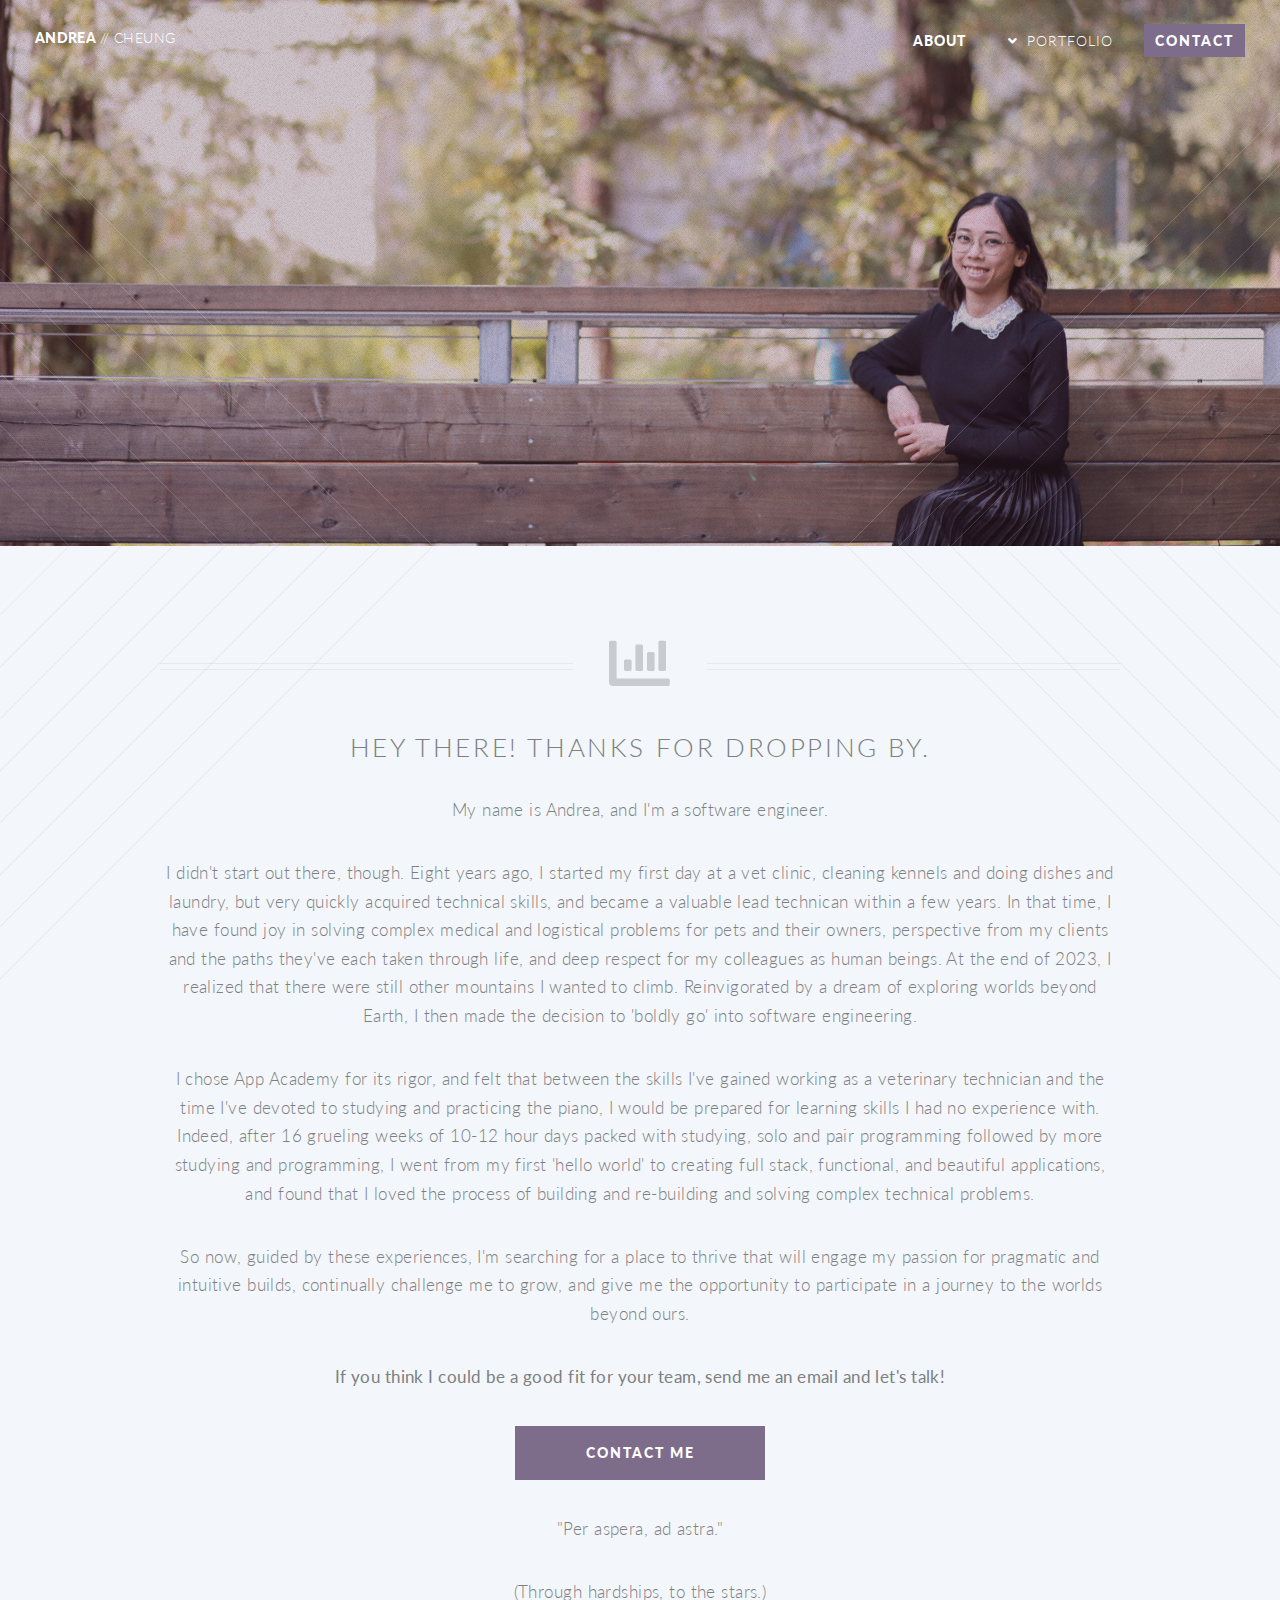
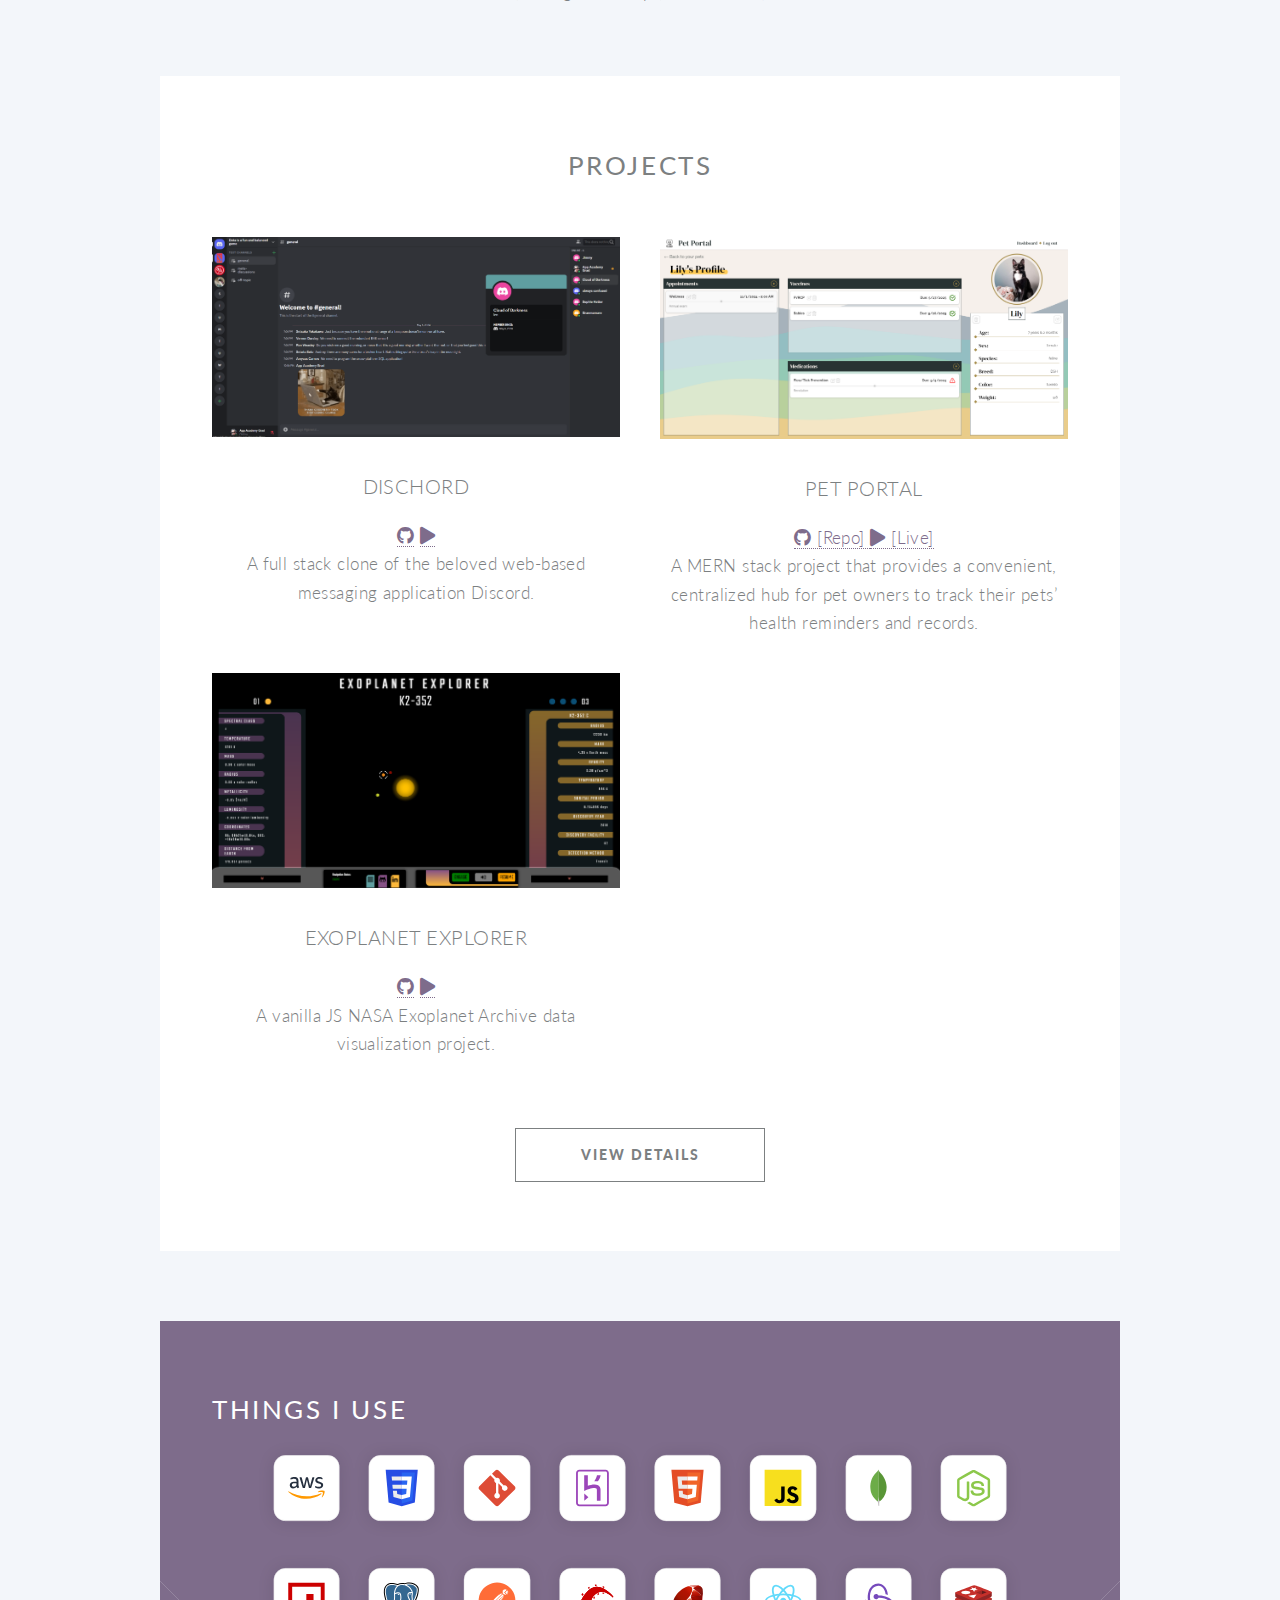
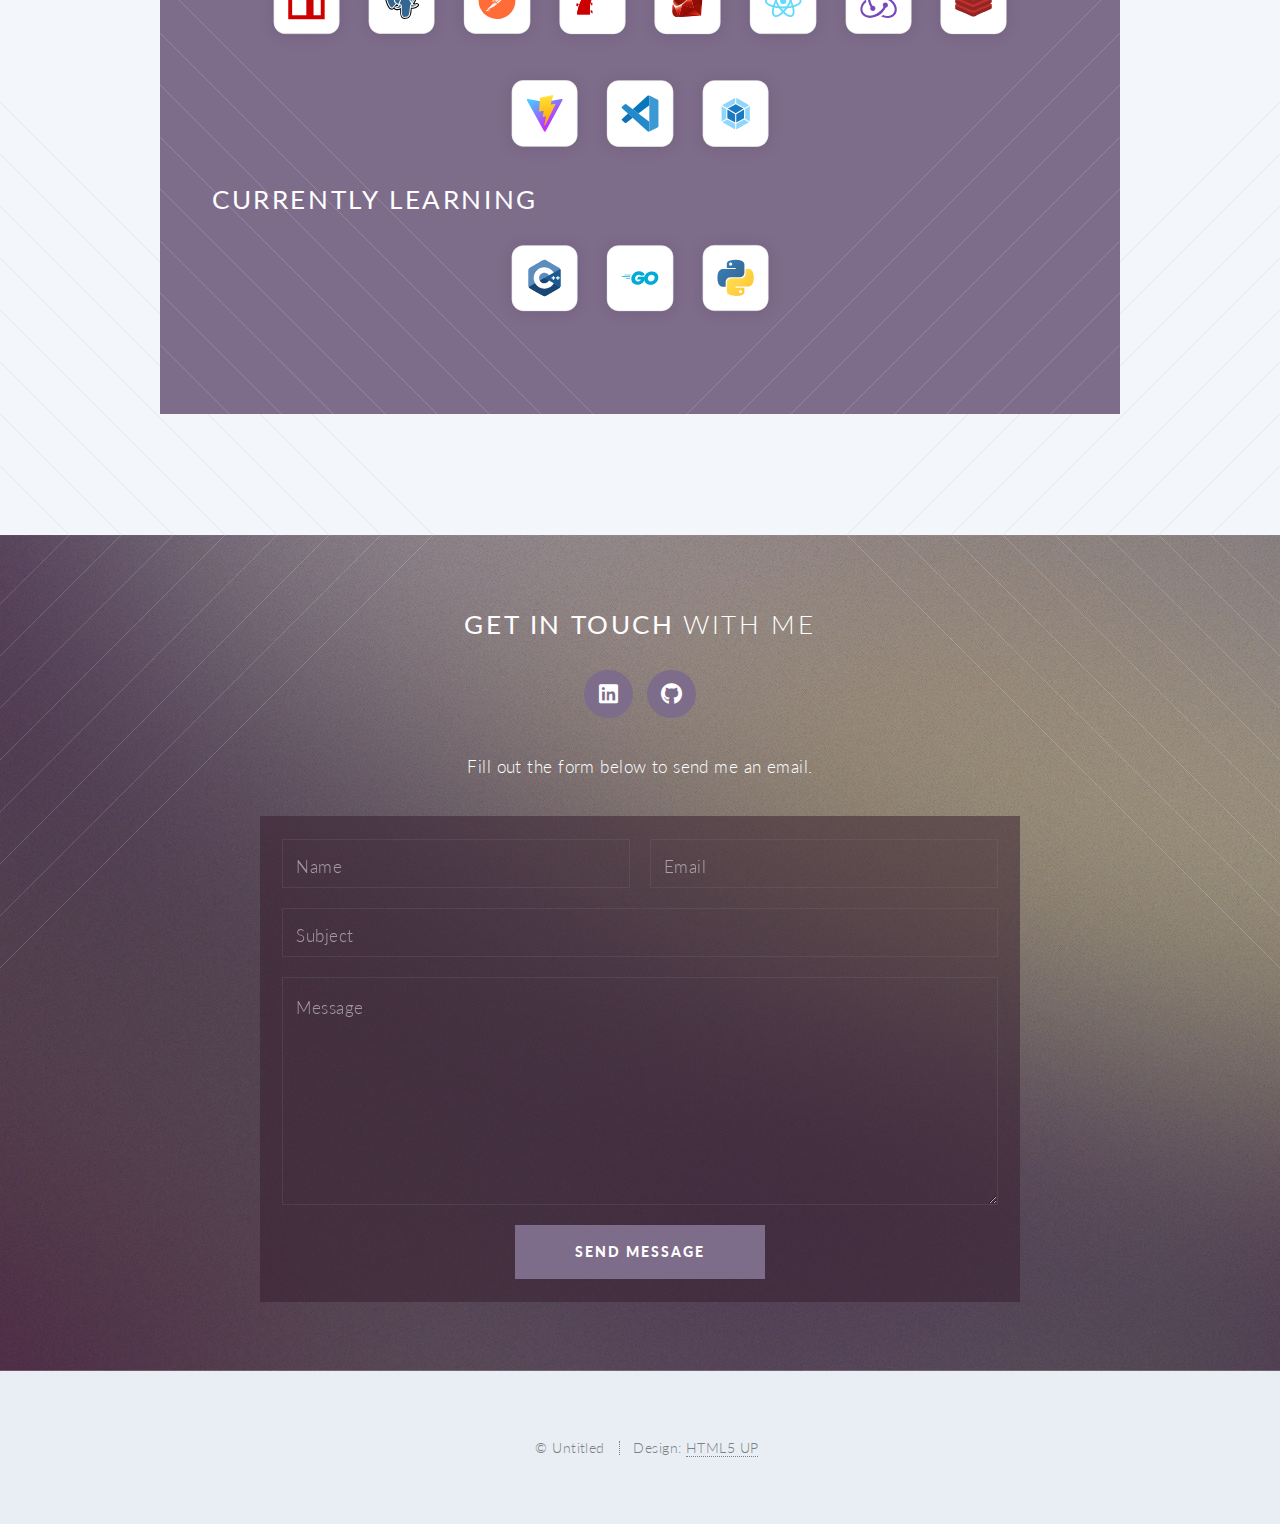
<file: index.html>
<!DOCTYPE HTML>
<!--
	Twenty by HTML5 UP
	html5up.net | @ajlkn
	Free for personal and commercial use under the CCA 3.0 license (html5up.net/license)
-->
<html>
	<head>
		<title>Andrea Cheung</title>
		<meta charset="utf-8" />
		<meta name="viewport" content="width=device-width, initial-scale=1, user-scalable=no" />
		<link rel="stylesheet" href="assets/css/main.css" />
		<link rel="icon" type="image/x-icon" href="images/icons8-moon-and-stars-cute-color-32.png">
		<noscript><link rel="stylesheet" href="assets/css/noscript.css" /></noscript>
	</head>
	<body class="index is-preload">
		<div id="page-wrapper">
			<!-- Header --> 			 
				<header id="header" class="alt">
					<h1 id="logo"><a href="index.html">Andrea <span>// Cheung</span></a></h1>
					<nav id="nav">														
						<ul>													
							<li class="current"><a href="index.html">About</a></li>
							<li class="submenu">								
								<a href="#">Portfolio</a>																							
						<ul>																																																							
									<li><a href="projects.html">Projects</a></li>
									<li><a href="#">Music (Coming Soon!)</a></li>
									<!-- <li><a href="no-sidebar.html">No Sidebar</a></li> -->
									<!-- <li class="submenu">
										<a href="#">Submenu</a>
										<ul>																						
											<li><a href="#">Dolore Sed</a></li>
											<li><a href="#">Consequat</a></li>
											<li><a href="#">Lorem Magna</a></li>
											<li><a href="#">Sed Magna</a></li>
											<li><a href="#">Ipsum Nisl</a></li>
										</ul>
									</li> -->
								</ul>
							</li>
							<li><a href="#cta" class="button primary">Contact</a></li>
						</ul>
					</nav>
				</header>

			<!-- Banner -->
				<section id="banner">

					<!--
						".inner" is set up as an inline-block so it automatically expands
						in both directions to fit whatever's inside it. This means it won't
						automatically wrap lines, so be sure to use line breaks where
						appropriate (<br />).
					-->
					<div class="inner">

						<header>
							<h2>Andrea Cheung</h2>
						</header>
						<p><strong>Software Engineer</strong><br/> vet tech <br/> classical pianist
		
						<footer>
							<!-- <ul class="buttons stacked">
								<li><a href="#main" class="button fit scrolly">BIO</a></li>
							</ul> -->
						</footer>

					</div>

				</section>

			<!-- Main -->
				<article id="main">

					<header class="special container">
						<span class="icon solid fa-chart-bar"></span>
						<h2>Hey there! Thanks for dropping by.</h2>
						<br />
						<p>My name is Andrea, and I'm a software engineer.</p> 
						<p> I didn't start out there, though. Eight years ago,
							 I started my first day at a vet clinic, cleaning kennels and doing dishes and laundry, but very quickly acquired
							  technical skills, and became a valuable lead technican within a few years. In that time, I have 
							  found joy in solving complex medical and logistical problems for pets and their owners,
							   perspective from my clients and the paths they've each taken through life, and deep respect for my colleagues as human beings.
							    At the end of 2023, I realized that there were still other mountains 
								I wanted to climb. Reinvigorated by a dream of exploring worlds beyond Earth, 
							  I then made the decision to 'boldly go' into software engineering. </p>
						<p>I chose App Academy for its rigor, and felt that between the skills I've gained working as a veterinary technician
							 and the time I've devoted to studying and practicing the piano, I would be prepared for learning 
							 skills I had no experience with. Indeed, after 16 grueling weeks of 10-12 hour days packed
							  with studying, solo and pair programming followed by more studying and programming, I went from my first 
							  'hello world' to creating full stack, functional, and beautiful applications, and found 
							  that I loved the process of building and re-building and solving complex technical problems. 
						</p>
						<p> So now, guided by these experiences, I'm searching for a place to thrive that will engage my passion for pragmatic and 
							intuitive builds, continually challenge me to grow,
							and give me the opportunity to participate in a journey to the worlds beyond ours. 
						</p>
						<p> <strong> If you think I could be a good fit for your team, send me an email and let's talk! </strong></p>
						<p><a href="#cta" class="button primary">Contact Me</a></p>
						<p> "Per aspera, ad astra."</p>
						<i>(Through hardships, to the stars.)</i>
					</header>

					<!-- One -->
					<!-- Two -->
					<section class="wrapper style3 container special">

						<header class="major">
							<h2><strong>Projects</strong></h2>
						</header>

						<div class="row">
							
							<div class="col-6 col-12-narrower">

								<section>
									<a href="projects.html#dischord" class="image featured"><img src="images/dischord.PNG" alt="" /></a>
									<header>
										<h3>Dischord</h3>
									</header>
									<a href="https://github.com/acheung-94/dischord"><i class="fab fa-github"></i></a>
									<a href="https://dischord.onrender.com/"><i class="fas fa-play"></i></a>
									<p>A full stack clone of the beloved web-based messaging application Discord.</p>
								</section>

							</div>
							<div class="col-6 col-12-narrower">

								<section>
									<a href="projects.html#pet-portal" class="image featured"><img src="images/pet portal.PNG" alt="" /></a>
									<header>
										<h3>Pet Portal</h3>
									</header>
									<a href="https://github.com/acheung-94/pet-portal"><i class="fab fa-github"></i> [Repo] </a>
									<a href="https://mern-pet-portal-4c9fd5ba0b2f.herokuapp.com/"><i class="fas fa-play"></i> [Live]</a>
									<p>A MERN stack project that provides a convenient, centralized hub for pet owners to track their pets’ health reminders and records.</p>
								</section>

							</div>
						</div>
						<div class="row">
							<div class="col-6 col-12-narrower">

								<section>
									<a href="projects.html#exoplanet" class="image featured"><img src="images/exoplanets.PNG" alt="" /></a>
									<header>
										<h3>Exoplanet Explorer</h3>
									</header>
									<a href="https://github.com/acheung-94/exoplanet-explorer"><i class="fab fa-github"></i></a>
									<a href="https://acheung-94.github.io/exoplanet-explorer/"><i class="fas fa-play"></i></a>
									<p>A vanilla JS NASA Exoplanet Archive data visualization project.</p>
								</section>

							</div>
							
							
						</div>

						<footer class="major">
							<ul class="buttons">
								<li><a href="projects.html" class="button">View Details</a></li>
							</ul>
						</footer>

					</section>
					<section class="wrapper style2 container special-alt">
						<div class="row gtr-50">
							<div class="tech">
								<header>
									<h2><strong>Things I use </strong></h2>
								</header>
								<ul class="featured-icons">
									<li><img src="images/aws.svg"></li>
									<li><img src="images/css.svg"></li>
									<li><img src="images/git.svg"></li>
									<li><img src="images/heroku.svg"></li>
									<li><img src="images/html5.svg"></li>
									<li><img src="images/js.svg"></li>
									<li><img src="images/mongodb.svg"></li>
									<li><img src="images/nodejs.svg"></li>
									<li><img src="images/npm.svg"></li>
									<li><img src="images/postfresql.svg"></li>
									<li><img src="images/postman.svg"></li>
									<li><img src="images/rails.svg"></li>
									<li><img src="images/ruby.svg"></li>
									<li><img src="images/reactjs.svg"></li>
									<li><img src="images/redux.svg"></li>
									<li><img src="images/redis.svg"></li>
									<li><img src="images/vitejs.svg"></li>
									<li><img src="images/vs.svg"></li>
									<li><img src="images/webpack.svg"></li>
								</ul>
								<header>
									<h2><strong>Currently learning </strong></h2>
								</header>
								<ul class="featured-icons">
									<li><img src="images/c++.svg"></li>
									<li><img src="images/go.svg"></li>
									<li><img src="images/python.svg"></li>
									
								</ul>
							</div>
						</div>
					</section>
					<!-- Three -->
<!-- 					
					<section class="wrapper style1 container special">
						<div class="row">
							<div class="col-4 col-12-narrower">

								<section>
									<span class="icon solid featured fa-check"></span>
									<header>
										<h3>This is Something</h3>
									</header>
									<p>Sed tristique purus vitae volutpat ultrices. Aliquam eu elit eget arcu commodo suscipit dolor nec nibh. Proin a ullamcorper elit, et sagittis turpis. Integer ut fermentum.</p>
								</section>

							</div>
							<div class="col-4 col-12-narrower">

								<section>
									<span class="icon solid featured fa-check"></span>
									<header>
										<h3>Also Something</h3>
									</header>
									<p>Sed tristique purus vitae volutpat ultrices. Aliquam eu elit eget arcu commodo suscipit dolor nec nibh. Proin a ullamcorper elit, et sagittis turpis. Integer ut fermentum.</p>
								</section>

							</div>
							<div class="col-4 col-12-narrower">

								<section>
									<span class="icon solid featured fa-check"></span>
									<header>
										<h3>Probably Something</h3>
									</header>
									<p>Sed tristique purus vitae volutpat ultrices. Aliquam eu elit eget arcu commodo suscipit dolor nec nibh. Proin a ullamcorper elit, et sagittis turpis. Integer ut fermentum.</p>
								</section>

							</div>
						</div>
					</section> -->

				</article>

			<!-- CTA -->
				<section id="cta">

					<header>
						<h2><strong>Get in touch</strong> with me</h2>
						<ul class="icons">
							<li><a href="#" class="icon brands circle fa-linkedin"><span class="label">Linkedin</span></a></li>
							<li><a href="#" class="icon brands circle fa-github"><span class="label">Github</span></a></li>
						</ul>
						<p>Fill out the form below to send me an email.</p>						
					</header>
					<div class="content">
						<form action="https://formspree.io/f/mqkrnjrv" method="POST">
							<div class="row gtr-50">
								<div class="col-6 col-12-mobile">
									<input type="text" name="name" placeholder="Name" />
								</div>
								<div class="col-6 col-12-mobile">
									<input type="text" name="email" placeholder="Email" />
								</div>
								<div class="col-12">
									<input type="text" name="subject" placeholder="Subject" />
								</div>
								<div class="col-12">
									<textarea name="message" placeholder="Message" rows="7"></textarea>
								</div>
								<div class="col-12">
									<ul class="buttons">
										<li><input type="submit" class="button primary" value="Send Message" /></li>
									</ul>
								</div>
							</div>
						</form>
						
					</div>
					<footer>
						
					</footer>

				</section>

			<!-- Footer -->
				<footer id="footer">

					

					<ul class="copyright">
						<li>&copy; Untitled</li><li>Design: <a href="http://html5up.net">HTML5 UP</a></li>
					</ul>

				</footer>

		</div>

		<!-- Scripts -->
			<script src="assets/js/jquery.min.js"></script>
			<script src="assets/js/jquery.dropotron.min.js"></script>
			<script src="assets/js/jquery.scrolly.min.js"></script>
			<script src="assets/js/jquery.scrollex.min.js"></script>
			<script src="assets/js/browser.min.js"></script>
			<script src="assets/js/breakpoints.min.js"></script>
			<script src="assets/js/util.js"></script>
			<script src="assets/js/main.js"></script>

	</body>
</html>
</file>
<file: assets/css/noscript.css>
/*
	Twenty by HTML5 UP
	html5up.net | @ajlkn
	Free for personal and commercial use under the CCA 3.0 license (html5up.net/license)
*/

/* Banner */

	#banner .inner {
		opacity: 1;
	}
</file>
<file: assets/css/main.css>
@import url("fontawesome-all.min.css");
@import url("https://fonts.googleapis.com/css?family=Lato:300,400,900");

/*
	Twenty by HTML5 UP
	html5up.net | @ajlkn
	Free for personal and commercial use under the CCA 3.0 license (html5up.net/license)
*/

html, body, div, span, applet, object,
iframe, h1, h2, h3, h4, h5, h6, p, blockquote,
pre, a, abbr, acronym, address, big, cite,
code, del, dfn, em, img, ins, kbd, q, s, samp,
small, strike, strong, sub, sup, tt, var, b,
u, i, center, dl, dt, dd, ol, ul, li, fieldset,
form, label, legend, table, caption, tbody,
tfoot, thead, tr, th, td, article, aside,
canvas, details, embed, figure, figcaption,
footer, header, hgroup, menu, nav, output, ruby,
section, summary, time, mark, audio, video {
	margin: 0;
	padding: 0;
	border: 0;
	font-size: 100%;
	font: inherit;
	vertical-align: baseline;}

article, aside, details, figcaption, figure,
footer, header, hgroup, menu, nav, section {
	display: block;}

body {
	line-height: 1;
}

ol, ul {
	list-style: none;
}

blockquote, q {
	quotes: none;
}

	blockquote:before, blockquote:after, q:before, q:after {
		content: '';
		content: none;
	}

table {
	border-collapse: collapse;
	border-spacing: 0;
}

body {
	-webkit-text-size-adjust: none;
}

mark {
	background-color: transparent;
	color: inherit;
}

input::-moz-focus-inner {
	border: 0;
	padding: 0;
}

input, select, textarea {
	-moz-appearance: none;
	-webkit-appearance: none;
	-ms-appearance: none;
	appearance: none;
}

/* Basic */

	html {
		box-sizing: border-box;
	}

	*, *:before, *:after {
		box-sizing: inherit;
	}

	body {
		background: #f3f6fa;
	}

		body.is-preload *, body.is-preload *:before, body.is-preload *:after {
			-moz-animation: none !important;
			-webkit-animation: none !important;
			-ms-animation: none !important;
			animation: none !important;
			-moz-transition: none !important;
			-webkit-transition: none !important;
			-ms-transition: none !important;
			transition: none !important;
		}

	body, input, select, textarea {
		color: #7c8081;
		font-family: 'Lato', sans-serif;
		font-size: 15pt;
		font-weight: 300;
		letter-spacing: 0.025em;
		line-height: 1.75em;
	}

	a {
		-moz-transition: color 0.2s ease-in-out, border-color 0.2s ease-in-out, background-color 0.2s ease-in-out;
		-webkit-transition: color 0.2s ease-in-out, border-color 0.2s ease-in-out, background-color 0.2s ease-in-out;
		-ms-transition: color 0.2s ease-in-out, border-color 0.2s ease-in-out, background-color 0.2s ease-in-out;
		transition: color 0.2s ease-in-out, border-color 0.2s ease-in-out, background-color 0.2s ease-in-out;
		color: #7e6c8b;
		text-decoration: none;
		border-bottom: dotted 1px;
	}

		a:hover {
			border-bottom-color: transparent;
		}

	strong, b {
		font-weight: 400;
	}

	p, ul, ol, dl, table, blockquote {
		margin: 0 0 2em 0;
	}

	h1, h2, h3, h4, h5, h6 {
		color: inherit;
		font-weight: 300;
		line-height: 1.75em;
		margin-bottom: 1em;
		text-transform: uppercase;
	}

		h1 a, h2 a, h3 a, h4 a, h5 a, h6 a {
			color: inherit;
			text-decoration: none;
			border: 0;
		}

	h2 {
		font-size: 1.5em;
		letter-spacing: 0.1em;
	}

	h3 {
		font-size: 1.15em;
		letter-spacing: 0.025em;
	}

	sub {
		font-size: 0.8em;
		position: relative;
		top: 0.5em;
	}

	sup {
		font-size: 0.8em;
		position: relative;
		top: -0.5em;
	}

	hr {
		border-top: solid 1px rgba(124, 128, 129, 0.2);
		border: 0;
		margin-bottom: 1.5em;
	}

	blockquote {
		border-left: solid 0.5em rgba(124, 128, 129, 0.2);
		font-style: italic;
		padding: 1em 0 1em 2em;
	}
.personal-card{
	height: 240px;
	width: 240px;
}
/* Container */

	.container {
		margin: 0 auto;
		max-width: 100%;
		width: 1400px;
	}

		.container.medium {
			width: 1050px;
		}

		@media screen and (max-width: 1680px) {

			.container {
				width: 1200px;
			}

				.container.medium {
					width: 900px;
				}

		}

		@media screen and (max-width: 1280px) {

			.container {
				width: 960px;
			}

				.container.medium {
					width: 735px;
				}

		}

		@media screen and (max-width: 980px) {

			.container {
				width: 95%;
			}

				.container.medium {
					width: 71.25%;
				}

		}

		@media screen and (max-width: 840px) {

			.container {
				width: 95%;
			}

				.container.medium {
					width: 95%;
				}

		}

		@media screen and (max-width: 736px) {

			.container {
				width: 100%;
			}

				.container.medium {
					width: 100%;
				}

		}

/* Row */

	.row {
		display: flex;
		flex-wrap: wrap;
		box-sizing: border-box;
		align-items: stretch;
	}

		.row > * {
			box-sizing: border-box;
		}

		.row.gtr-uniform > * > :last-child {
			margin-bottom: 0;
		}

		.row.aln-left {
			justify-content: flex-start;
		}

		.row.aln-center {
			justify-content: center;
		}

		.row.aln-right {
			justify-content: flex-end;
		}

		.row.aln-top {
			align-items: flex-start;
		}

		.row.aln-middle {
			align-items: center;
		}

		.row.aln-bottom {
			align-items: flex-end;
		}

		.row > .imp {
			order: -1;
		}

		.row > .col-1 {
			width: 8.33333%;
		}

		.row > .off-1 {
			margin-left: 8.33333%;
		}

		.row > .col-2 {
			width: 16.66667%;
		}

		.row > .off-2 {
			margin-left: 16.66667%;
		}

		.row > .col-3 {
			width: 25%;
		}

		.row > .off-3 {
			margin-left: 25%;
		}

		.row > .col-4 {
			width: 33.33333%;
		}

		.row > .off-4 {
			margin-left: 33.33333%;
		}

		.row > .col-5 {
			width: 41.66667%;
		}

		.row > .off-5 {
			margin-left: 41.66667%;
		}

		.row > .col-6 {
			width: 50%;
		}

		.row > .off-6 {
			margin-left: 50%;
		}

		.row > .col-7 {
			width: 58.33333%;
		}

		.row > .off-7 {
			margin-left: 58.33333%;
		}

		.row > .col-8 {
			width: 66.66667%;
		}

		.row > .off-8 {
			margin-left: 66.66667%;
		}

		.row > .col-9 {
			width: 75%;
		}

		.row > .off-9 {
			margin-left: 75%;
		}

		.row > .col-10 {
			width: 83.33333%;
		}

		.row > .off-10 {
			margin-left: 83.33333%;
		}

		.row > .col-11 {
			width: 91.66667%;
		}

		.row > .off-11 {
			margin-left: 91.66667%;
		}

		.row > .col-12 {
			width: 100%;
		}

		.row > .off-12 {
			margin-left: 100%;
		}

		.row.gtr-0 {
			margin-top: 0px;
			margin-left: 0px;
		}

			.row.gtr-0 > * {
				padding: 0px 0 0 0px;
			}

			.row.gtr-0.gtr-uniform {
				margin-top: 0px;
			}

				.row.gtr-0.gtr-uniform > * {
					padding-top: 0px;
				}

		.row.gtr-25 {
			margin-top: -12.5px;
			margin-left: -12.5px;
		}

			.row.gtr-25 > * {
				padding: 12.5px 0 0 12.5px;
			}

			.row.gtr-25.gtr-uniform {
				margin-top: -12.5px;
			}

				.row.gtr-25.gtr-uniform > * {
					padding-top: 12.5px;
				}

		.row.gtr-50 {
			margin-top: -25px;
			margin-left: -25px;
		}

			.row.gtr-50 > * {
				padding: 25px 0 0 25px;
			}

			.row.gtr-50.gtr-uniform {
				margin-top: -25px;
			}

				.row.gtr-50.gtr-uniform > * {
					padding-top: 25px;
				}

		.row {
			margin-top: -50px;
			margin-left: -50px;
		}

			.row > * {
				padding: 50px 0 0 50px;
			}

			.row.gtr-uniform {
				margin-top: -50px;
			}

				.row.gtr-uniform > * {
					padding-top: 50px;
				}

		.row.gtr-150 {
			margin-top: -75px;
			margin-left: -75px;
		}

			.row.gtr-150 > * {
				padding: 75px 0 0 75px;
			}

			.row.gtr-150.gtr-uniform {
				margin-top: -75px;
			}

				.row.gtr-150.gtr-uniform > * {
					padding-top: 75px;
				}

		.row.gtr-200 {
			margin-top: -100px;
			margin-left: -100px;
		}

			.row.gtr-200 > * {
				padding: 100px 0 0 100px;
			}

			.row.gtr-200.gtr-uniform {
				margin-top: -100px;
			}

				.row.gtr-200.gtr-uniform > * {
					padding-top: 100px;
				}

		@media screen and (max-width: 1680px) {

			.row {
				display: flex;
				flex-wrap: wrap;
				box-sizing: border-box;
				align-items: stretch;
			}

				.row > * {
					box-sizing: border-box;
				}

				.row.gtr-uniform > * > :last-child {
					margin-bottom: 0;
				}

				.row.aln-left {
					justify-content: flex-start;
				}

				.row.aln-center {
					justify-content: center;
				}

				.row.aln-right {
					justify-content: flex-end;
				}

				.row.aln-top {
					align-items: flex-start;
				}

				.row.aln-middle {
					align-items: center;
				}

				.row.aln-bottom {
					align-items: flex-end;
				}

				.row > .imp-wide {
					order: -1;
				}

				.row > .col-1-wide {
					width: 8.33333%;
				}

				.row > .off-1-wide {
					margin-left: 8.33333%;
				}

				.row > .col-2-wide {
					width: 16.66667%;
				}

				.row > .off-2-wide {
					margin-left: 16.66667%;
				}

				.row > .col-3-wide {
					width: 25%;
				}

				.row > .off-3-wide {
					margin-left: 25%;
				}

				.row > .col-4-wide {
					width: 33.33333%;
				}

				.row > .off-4-wide {
					margin-left: 33.33333%;
				}

				.row > .col-5-wide {
					width: 41.66667%;
				}

				.row > .off-5-wide {
					margin-left: 41.66667%;
				}

				.row > .col-6-wide {
					width: 50%;
				}

				.row > .off-6-wide {
					margin-left: 50%;
				}

				.row > .col-7-wide {
					width: 58.33333%;
				}

				.row > .off-7-wide {
					margin-left: 58.33333%;
				}

				.row > .col-8-wide {
					width: 66.66667%;
				}

				.row > .off-8-wide {
					margin-left: 66.66667%;
				}

				.row > .col-9-wide {
					width: 75%;
				}

				.row > .off-9-wide {
					margin-left: 75%;
				}

				.row > .col-10-wide {
					width: 83.33333%;
				}

				.row > .off-10-wide {
					margin-left: 83.33333%;
				}

				.row > .col-11-wide {
					width: 91.66667%;
				}

				.row > .off-11-wide {
					margin-left: 91.66667%;
				}

				.row > .col-12-wide {
					width: 100%;
				}

				.row > .off-12-wide {
					margin-left: 100%;
				}

				.row.gtr-0 {
					margin-top: 0px;
					margin-left: 0px;
				}

					.row.gtr-0 > * {
						padding: 0px 0 0 0px;
					}

					.row.gtr-0.gtr-uniform {
						margin-top: 0px;
					}

						.row.gtr-0.gtr-uniform > * {
							padding-top: 0px;
						}

				.row.gtr-25 {
					margin-top: -10px;
					margin-left: -10px;
				}

					.row.gtr-25 > * {
						padding: 10px 0 0 10px;
					}

					.row.gtr-25.gtr-uniform {
						margin-top: -10px;
					}

						.row.gtr-25.gtr-uniform > * {
							padding-top: 10px;
						}

				.row.gtr-50 {
					margin-top: -20px;
					margin-left: -20px;
				}

					.row.gtr-50 > * {
						padding: 20px 0 0 20px;
					}

					.row.gtr-50.gtr-uniform {
						margin-top: -20px;
					}

						.row.gtr-50.gtr-uniform > * {
							padding-top: 20px;
						}

				.row {
					margin-top: -40px;
					margin-left: -40px;
				}

					.row > * {
						padding: 40px 0 0 40px;
					}

					.row.gtr-uniform {
						margin-top: -40px;
					}

						.row.gtr-uniform > * {
							padding-top: 40px;
						}

				.row.gtr-150 {
					margin-top: -60px;
					margin-left: -60px;
				}

					.row.gtr-150 > * {
						padding: 60px 0 0 60px;
					}

					.row.gtr-150.gtr-uniform {
						margin-top: -60px;
					}

						.row.gtr-150.gtr-uniform > * {
							padding-top: 60px;
						}

				.row.gtr-200 {
					margin-top: -80px;
					margin-left: -80px;
				}

					.row.gtr-200 > * {
						padding: 80px 0 0 80px;
					}

					.row.gtr-200.gtr-uniform {
						margin-top: -80px;
					}

						.row.gtr-200.gtr-uniform > * {
							padding-top: 80px;
						}

		}

		@media screen and (max-width: 1280px) {

			.row {
				display: flex;
				flex-wrap: wrap;
				box-sizing: border-box;
				align-items: stretch;
			}

				.row > * {
					box-sizing: border-box;
				}

				.row.gtr-uniform > * > :last-child {
					margin-bottom: 0;
				}

				.row.aln-left {
					justify-content: flex-start;
				}

				.row.aln-center {
					justify-content: center;
				}

				.row.aln-right {
					justify-content: flex-end;
				}

				.row.aln-top {
					align-items: flex-start;
				}

				.row.aln-middle {
					align-items: center;
				}

				.row.aln-bottom {
					align-items: flex-end;
				}

				.row > .imp-normal {
					order: -1;
				}

				.row > .col-1-normal {
					width: 8.33333%;
				}

				.row > .off-1-normal {
					margin-left: 8.33333%;
				}

				.row > .col-2-normal {
					width: 16.66667%;
				}

				.row > .off-2-normal {
					margin-left: 16.66667%;
				}

				.row > .col-3-normal {
					width: 25%;
				}

				.row > .off-3-normal {
					margin-left: 25%;
				}

				.row > .col-4-normal {
					width: 33.33333%;
				}

				.row > .off-4-normal {
					margin-left: 33.33333%;
				}

				.row > .col-5-normal {
					width: 41.66667%;
				}

				.row > .off-5-normal {
					margin-left: 41.66667%;
				}

				.row > .col-6-normal {
					width: 50%;
				}

				.row > .off-6-normal {
					margin-left: 50%;
				}

				.row > .col-7-normal {
					width: 58.33333%;
				}

				.row > .off-7-normal {
					margin-left: 58.33333%;
				}

				.row > .col-8-normal {
					width: 66.66667%;
				}

				.row > .off-8-normal {
					margin-left: 66.66667%;
				}

				.row > .col-9-normal {
					width: 75%;
				}

				.row > .off-9-normal {
					margin-left: 75%;
				}

				.row > .col-10-normal {
					width: 83.33333%;
				}

				.row > .off-10-normal {
					margin-left: 83.33333%;
				}

				.row > .col-11-normal {
					width: 91.66667%;
				}

				.row > .off-11-normal {
					margin-left: 91.66667%;
				}

				.row > .col-12-normal {
					width: 100%;
				}

				.row > .off-12-normal {
					margin-left: 100%;
				}

				.row.gtr-0 {
					margin-top: 0px;
					margin-left: 0px;
				}

					.row.gtr-0 > * {
						padding: 0px 0 0 0px;
					}

					.row.gtr-0.gtr-uniform {
						margin-top: 0px;
					}

						.row.gtr-0.gtr-uniform > * {
							padding-top: 0px;
						}

				.row.gtr-25 {
					margin-top: -10px;
					margin-left: -10px;
				}

					.row.gtr-25 > * {
						padding: 10px 0 0 10px;
					}

					.row.gtr-25.gtr-uniform {
						margin-top: -10px;
					}

						.row.gtr-25.gtr-uniform > * {
							padding-top: 10px;
						}

				.row.gtr-50 {
					margin-top: -20px;
					margin-left: -20px;
				}

					.row.gtr-50 > * {
						padding: 20px 0 0 20px;
					}

					.row.gtr-50.gtr-uniform {
						margin-top: -20px;
					}

						.row.gtr-50.gtr-uniform > * {
							padding-top: 20px;
						}

				.row {
					margin-top: -40px;
					margin-left: -40px;
				}

					.row > * {
						padding: 40px 0 0 40px;
					}

					.row.gtr-uniform {
						margin-top: -40px;
					}

						.row.gtr-uniform > * {
							padding-top: 40px;
						}

				.row.gtr-150 {
					margin-top: -60px;
					margin-left: -60px;
				}

					.row.gtr-150 > * {
						padding: 60px 0 0 60px;
					}

					.row.gtr-150.gtr-uniform {
						margin-top: -60px;
					}

						.row.gtr-150.gtr-uniform > * {
							padding-top: 60px;
						}

				.row.gtr-200 {
					margin-top: -80px;
					margin-left: -80px;
				}

					.row.gtr-200 > * {
						padding: 80px 0 0 80px;
					}

					.row.gtr-200.gtr-uniform {
						margin-top: -80px;
					}

						.row.gtr-200.gtr-uniform > * {
							padding-top: 80px;
						}

		}

		@media screen and (max-width: 980px) {

			.row {
				display: flex;
				flex-wrap: wrap;
				box-sizing: border-box;
				align-items: stretch;
			}

				.row > * {
					box-sizing: border-box;
				}

				.row.gtr-uniform > * > :last-child {
					margin-bottom: 0;
				}

				.row.aln-left {
					justify-content: flex-start;
				}

				.row.aln-center {
					justify-content: center;
				}

				.row.aln-right {
					justify-content: flex-end;
				}

				.row.aln-top {
					align-items: flex-start;
				}

				.row.aln-middle {
					align-items: center;
				}

				.row.aln-bottom {
					align-items: flex-end;
				}

				.row > .imp-narrow {
					order: -1;
				}

				.row > .col-1-narrow {
					width: 8.33333%;
				}

				.row > .off-1-narrow {
					margin-left: 8.33333%;
				}

				.row > .col-2-narrow {
					width: 16.66667%;
				}

				.row > .off-2-narrow {
					margin-left: 16.66667%;
				}

				.row > .col-3-narrow {
					width: 25%;
				}

				.row > .off-3-narrow {
					margin-left: 25%;
				}

				.row > .col-4-narrow {
					width: 33.33333%;
				}

				.row > .off-4-narrow {
					margin-left: 33.33333%;
				}

				.row > .col-5-narrow {
					width: 41.66667%;
				}

				.row > .off-5-narrow {
					margin-left: 41.66667%;
				}

				.row > .col-6-narrow {
					width: 50%;
				}

				.row > .off-6-narrow {
					margin-left: 50%;
				}

				.row > .col-7-narrow {
					width: 58.33333%;
				}

				.row > .off-7-narrow {
					margin-left: 58.33333%;
				}

				.row > .col-8-narrow {
					width: 66.66667%;
				}

				.row > .off-8-narrow {
					margin-left: 66.66667%;
				}

				.row > .col-9-narrow {
					width: 75%;
				}

				.row > .off-9-narrow {
					margin-left: 75%;
				}

				.row > .col-10-narrow {
					width: 83.33333%;
				}

				.row > .off-10-narrow {
					margin-left: 83.33333%;
				}

				.row > .col-11-narrow {
					width: 91.66667%;
				}

				.row > .off-11-narrow {
					margin-left: 91.66667%;
				}

				.row > .col-12-narrow {
					width: 100%;
				}

				.row > .off-12-narrow {
					margin-left: 100%;
				}

				.row.gtr-0 {
					margin-top: 0px;
					margin-left: 0px;
				}

					.row.gtr-0 > * {
						padding: 0px 0 0 0px;
					}

					.row.gtr-0.gtr-uniform {
						margin-top: 0px;
					}

						.row.gtr-0.gtr-uniform > * {
							padding-top: 0px;
						}

				.row.gtr-25 {
					margin-top: -7.5px;
					margin-left: -7.5px;
				}

					.row.gtr-25 > * {
						padding: 7.5px 0 0 7.5px;
					}

					.row.gtr-25.gtr-uniform {
						margin-top: -7.5px;
					}

						.row.gtr-25.gtr-uniform > * {
							padding-top: 7.5px;
						}

				.row.gtr-50 {
					margin-top: -15px;
					margin-left: -15px;
				}

					.row.gtr-50 > * {
						padding: 15px 0 0 15px;
					}

					.row.gtr-50.gtr-uniform {
						margin-top: -15px;
					}

						.row.gtr-50.gtr-uniform > * {
							padding-top: 15px;
						}

				.row {
					margin-top: -30px;
					margin-left: -30px;
				}

					.row > * {
						padding: 30px 0 0 30px;
					}

					.row.gtr-uniform {
						margin-top: -30px;
					}

						.row.gtr-uniform > * {
							padding-top: 30px;
						}

				.row.gtr-150 {
					margin-top: -45px;
					margin-left: -45px;
				}

					.row.gtr-150 > * {
						padding: 45px 0 0 45px;
					}

					.row.gtr-150.gtr-uniform {
						margin-top: -45px;
					}

						.row.gtr-150.gtr-uniform > * {
							padding-top: 45px;
						}

				.row.gtr-200 {
					margin-top: -60px;
					margin-left: -60px;
				}

					.row.gtr-200 > * {
						padding: 60px 0 0 60px;
					}

					.row.gtr-200.gtr-uniform {
						margin-top: -60px;
					}

						.row.gtr-200.gtr-uniform > * {
							padding-top: 60px;
						}

		}

		@media screen and (max-width: 840px) {

			.row {
				display: flex;
				flex-wrap: wrap;
				box-sizing: border-box;
				align-items: stretch;
			}

				.row > * {
					box-sizing: border-box;
				}

				.row.gtr-uniform > * > :last-child {
					margin-bottom: 0;
				}

				.row.aln-left {
					justify-content: flex-start;
				}

				.row.aln-center {
					justify-content: center;
				}

				.row.aln-right {
					justify-content: flex-end;
				}

				.row.aln-top {
					align-items: flex-start;
				}

				.row.aln-middle {
					align-items: center;
				}

				.row.aln-bottom {
					align-items: flex-end;
				}

				.row > .imp-narrower {
					order: -1;
				}

				.row > .col-1-narrower {
					width: 8.33333%;
				}

				.row > .off-1-narrower {
					margin-left: 8.33333%;
				}

				.row > .col-2-narrower {
					width: 16.66667%;
				}

				.row > .off-2-narrower {
					margin-left: 16.66667%;
				}

				.row > .col-3-narrower {
					width: 25%;
				}

				.row > .off-3-narrower {
					margin-left: 25%;
				}

				.row > .col-4-narrower {
					width: 33.33333%;
				}

				.row > .off-4-narrower {
					margin-left: 33.33333%;
				}

				.row > .col-5-narrower {
					width: 41.66667%;
				}

				.row > .off-5-narrower {
					margin-left: 41.66667%;
				}

				.row > .col-6-narrower {
					width: 50%;
				}

				.row > .off-6-narrower {
					margin-left: 50%;
				}

				.row > .col-7-narrower {
					width: 58.33333%;
				}

				.row > .off-7-narrower {
					margin-left: 58.33333%;
				}

				.row > .col-8-narrower {
					width: 66.66667%;
				}

				.row > .off-8-narrower {
					margin-left: 66.66667%;
				}

				.row > .col-9-narrower {
					width: 75%;
				}

				.row > .off-9-narrower {
					margin-left: 75%;
				}

				.row > .col-10-narrower {
					width: 83.33333%;
				}

				.row > .off-10-narrower {
					margin-left: 83.33333%;
				}

				.row > .col-11-narrower {
					width: 91.66667%;
				}

				.row > .off-11-narrower {
					margin-left: 91.66667%;
				}

				.row > .col-12-narrower {
					width: 100%;
				}

				.row > .off-12-narrower {
					margin-left: 100%;
				}

				.row.gtr-0 {
					margin-top: 0px;
					margin-left: 0px;
				}

					.row.gtr-0 > * {
						padding: 0px 0 0 0px;
					}

					.row.gtr-0.gtr-uniform {
						margin-top: 0px;
					}

						.row.gtr-0.gtr-uniform > * {
							padding-top: 0px;
						}

				.row.gtr-25 {
					margin-top: -7.5px;
					margin-left: -7.5px;
				}

					.row.gtr-25 > * {
						padding: 7.5px 0 0 7.5px;
					}

					.row.gtr-25.gtr-uniform {
						margin-top: -7.5px;
					}

						.row.gtr-25.gtr-uniform > * {
							padding-top: 7.5px;
						}

				.row.gtr-50 {
					margin-top: -15px;
					margin-left: -15px;
				}

					.row.gtr-50 > * {
						padding: 15px 0 0 15px;
					}

					.row.gtr-50.gtr-uniform {
						margin-top: -15px;
					}

						.row.gtr-50.gtr-uniform > * {
							padding-top: 15px;
						}

				.row {
					margin-top: -30px;
					margin-left: -30px;
				}

					.row > * {
						padding: 30px 0 0 30px;
					}

					.row.gtr-uniform {
						margin-top: -30px;
					}

						.row.gtr-uniform > * {
							padding-top: 30px;
						}

				.row.gtr-150 {
					margin-top: -45px;
					margin-left: -45px;
				}

					.row.gtr-150 > * {
						padding: 45px 0 0 45px;
					}

					.row.gtr-150.gtr-uniform {
						margin-top: -45px;
					}

						.row.gtr-150.gtr-uniform > * {
							padding-top: 45px;
						}

				.row.gtr-200 {
					margin-top: -60px;
					margin-left: -60px;
				}

					.row.gtr-200 > * {
						padding: 60px 0 0 60px;
					}

					.row.gtr-200.gtr-uniform {
						margin-top: -60px;
					}

						.row.gtr-200.gtr-uniform > * {
							padding-top: 60px;
						}

		}

		@media screen and (max-width: 736px) {

			.row {
				display: flex;
				flex-wrap: wrap;
				box-sizing: border-box;
				align-items: stretch;
			}

				.row > * {
					box-sizing: border-box;
				}

				.row.gtr-uniform > * > :last-child {
					margin-bottom: 0;
				}

				.row.aln-left {
					justify-content: flex-start;
				}

				.row.aln-center {
					justify-content: center;
				}

				.row.aln-right {
					justify-content: flex-end;
				}

				.row.aln-top {
					align-items: flex-start;
				}

				.row.aln-middle {
					align-items: center;
				}

				.row.aln-bottom {
					align-items: flex-end;
				}

				.row > .imp-mobile {
					order: -1;
				}

				.row > .col-1-mobile {
					width: 8.33333%;
				}

				.row > .off-1-mobile {
					margin-left: 8.33333%;
				}

				.row > .col-2-mobile {
					width: 16.66667%;
				}

				.row > .off-2-mobile {
					margin-left: 16.66667%;
				}

				.row > .col-3-mobile {
					width: 25%;
				}

				.row > .off-3-mobile {
					margin-left: 25%;
				}

				.row > .col-4-mobile {
					width: 33.33333%;
				}

				.row > .off-4-mobile {
					margin-left: 33.33333%;
				}

				.row > .col-5-mobile {
					width: 41.66667%;
				}

				.row > .off-5-mobile {
					margin-left: 41.66667%;
				}

				.row > .col-6-mobile {
					width: 50%;
				}

				.row > .off-6-mobile {
					margin-left: 50%;
				}

				.row > .col-7-mobile {
					width: 58.33333%;
				}

				.row > .off-7-mobile {
					margin-left: 58.33333%;
				}

				.row > .col-8-mobile {
					width: 66.66667%;
				}

				.row > .off-8-mobile {
					margin-left: 66.66667%;
				}

				.row > .col-9-mobile {
					width: 75%;
				}

				.row > .off-9-mobile {
					margin-left: 75%;
				}

				.row > .col-10-mobile {
					width: 83.33333%;
				}

				.row > .off-10-mobile {
					margin-left: 83.33333%;
				}

				.row > .col-11-mobile {
					width: 91.66667%;
				}

				.row > .off-11-mobile {
					margin-left: 91.66667%;
				}

				.row > .col-12-mobile {
					width: 100%;
				}

				.row > .off-12-mobile {
					margin-left: 100%;
				}

				.row.gtr-0 {
					margin-top: 0px;
					margin-left: 0px;
				}

					.row.gtr-0 > * {
						padding: 0px 0 0 0px;
					}

					.row.gtr-0.gtr-uniform {
						margin-top: 0px;
					}

						.row.gtr-0.gtr-uniform > * {
							padding-top: 0px;
						}

				.row.gtr-25 {
					margin-top: -7.5px;
					margin-left: -7.5px;
				}

					.row.gtr-25 > * {
						padding: 7.5px 0 0 7.5px;
					}

					.row.gtr-25.gtr-uniform {
						margin-top: -7.5px;
					}

						.row.gtr-25.gtr-uniform > * {
							padding-top: 7.5px;
						}

				.row.gtr-50 {
					margin-top: -15px;
					margin-left: -15px;
				}

					.row.gtr-50 > * {
						padding: 15px 0 0 15px;
					}

					.row.gtr-50.gtr-uniform {
						margin-top: -15px;
					}

						.row.gtr-50.gtr-uniform > * {
							padding-top: 15px;
						}

				.row {
					margin-top: -30px;
					margin-left: -30px;
				}

					.row > * {
						padding: 30px 0 0 30px;
					}

					.row.gtr-uniform {
						margin-top: -30px;
					}

						.row.gtr-uniform > * {
							padding-top: 30px;
						}

				.row.gtr-150 {
					margin-top: -45px;
					margin-left: -45px;
				}

					.row.gtr-150 > * {
						padding: 45px 0 0 45px;
					}

					.row.gtr-150.gtr-uniform {
						margin-top: -45px;
					}

						.row.gtr-150.gtr-uniform > * {
							padding-top: 45px;
						}

				.row.gtr-200 {
					margin-top: -60px;
					margin-left: -60px;
				}

					.row.gtr-200 > * {
						padding: 60px 0 0 60px;
					}

					.row.gtr-200.gtr-uniform {
						margin-top: -60px;
					}

						.row.gtr-200.gtr-uniform > * {
							padding-top: 60px;
						}

		}

/* Section/Article */

	section.special, article.special {
		text-align: center;
	}

	header.major {
		padding-bottom: 2em;
	}

	header.special {
		margin-bottom: 5em;
		padding-top: 7em;
		position: relative;
		text-align: center;
	}

		header.special:before, header.special:after {
			border-bottom: solid 1.5px;
			border-top: solid 1.5px;
			content: '';
			height: 7px;
			opacity: 0.1;
			position: absolute;
			top: 1.75em;
			width: 43%;
		}

		header.special:before {
			left: 0;
		}

		header.special:after {
			right: 0;
		}

		header.special h2 {
			margin-bottom: 0;
		}

		header.special h2 + p {
			margin-bottom: 0;
			padding-top: 1.5em;
		}

		header.special .icon {
			cursor: default;
			height: 7em;
			left: 0;
			position: absolute;
			text-align: center;
			top: 1em;
			width: 100%;
		}

			header.special .icon:before {
				font-size: 3.5em;
				opacity: 0.35;
			}

	footer > :last-child {
		margin-bottom: 0;
	}

	footer.major {
		padding-top: 3em;
	}

/* Form */

	input[type="text"],
	input[type="password"],
	input[type="email"],
	textarea {
		-moz-transition: background-color 0.2s ease-in-out, border-color 0.2s ease-in-out;
		-webkit-transition: background-color 0.2s ease-in-out, border-color 0.2s ease-in-out;
		-ms-transition: background-color 0.2s ease-in-out, border-color 0.2s ease-in-out;
		transition: background-color 0.2s ease-in-out, border-color 0.2s ease-in-out;
		-moz-appearance: none;
		-webkit-appearance: none;
		-ms-appearance: none;
		appearance: none;
		background: none;
		border: solid 1px rgba(124, 128, 129, 0.2);
		border-radius: 0;
		color: inherit;
		display: block;
		padding: 0.75em;
		text-decoration: none;
		width: 100%;
		outline: 0;
	}

		input[type="text"]:focus,
		input[type="password"]:focus,
		input[type="email"]:focus,
		textarea:focus {
			border-color: #fff;
		}

	input[type="text"],
	input[type="password"],
	input[type="email"] {
		line-height: 1em;
	}

	::-webkit-input-placeholder {
		color: inherit;
		opacity: 0.5;
		position: relative;
		top: 3px;
	}

	:-moz-placeholder {
		color: inherit;
		opacity: 0.5;
	}

	::-moz-placeholder {
		color: inherit;
		opacity: 0.5;
	}

	:-ms-input-placeholder {
		color: inherit;
		opacity: 0.5;
	}
	form{
		background-color: rgba(52, 27, 43, 0.5);
		padding: 2%;
		width: 66.667%
	}
/* Image */

	.image {
		border: 0;
		position: relative;
	}

		.image:before {
			/* background: url("images/overlay.png"); */
			content: '';
			height: 100%;
			left: 0;
			position: absolute;
			top: 0;
			width: 100%;
		}

		.image.fit {
			display: block;
		}

			.image.fit img {
				display: block;
				width: 100%;
			}

		.image.featured {
			display: block;
			margin: 0 0 2em 0;
		}

			.image.featured img {
				display: block;
				width: 100%;
			}

/* Icon */

	.icon {
		text-decoration: none;
		position: relative;
	}

		.icon:before {
			-moz-osx-font-smoothing: grayscale;
			-webkit-font-smoothing: antialiased;
			display: inline-block;
			font-style: normal;
			font-variant: normal;
			text-rendering: auto;
			line-height: 1;
			text-transform: none !important;
			font-family: 'Font Awesome 5 Free';
			font-weight: 400;
		}

		.icon.solid:before {
			font-weight: 900;
		}

		.icon:before {
			line-height: inherit;
		}

		.icon.brands:before {
			font-family: 'Font Awesome 5 Brands';
		}

		.icon.circle {
			-moz-transition: all 0.2s ease-in-out;
			-webkit-transition: all 0.2s ease-in-out;
			-ms-transition: all 0.2s ease-in-out;
			transition: all 0.2s ease-in-out;
			border: 0;
			border-radius: 100%;
			display: inline-block;
			font-size: 1.25em;
			height: 2.25em;
			left: 0;
			line-height: 2.25em;
			text-align: center;
			text-decoration: none;
			top: 0;
			width: 2.25em;
		}

			.icon.circle:hover {
				top: -0.2em;
			}

			.icon.circle.fa-twitter {
				background: #70aecd;
				color: #fff;
			}

				.icon.circle.fa-twitter:hover {
					background: #7fb7d2;
				}

			.icon.circle.fa-facebook-f {
				background: #7490c3;
				color: #fff;
			}

				.icon.circle.fa-facebook-f:hover {
					background: #829bc9;
				}

			.icon.circle.fa-linkedin {
				background: #7e6c8b;
				color: #fff;
			}

				.icon.circle.fa-linkedin:hover {
					background: #ae96c0;
				}

			.icon.circle.fa-github {
				background: #7e6c8b;
				color: #fff;
			}

				.icon.circle.fa-github:hover {
					background: #ae96c0;
				}

			.icon.circle.fa-dribbble {
				background: #da83ae;
				color: #fff;
			}

				.icon.circle.fa-dribbble:hover {
					background: #df93b8;
				}

		.icon.featured {
			cursor: default;
			display: block;
			margin: 0 0 1.5em 0;
			opacity: 0.35;
			text-align: center;
		}

			.icon.featured:before {
				font-size: 5em;
				line-height: 1em;
			}

		.icon > .label {
			display: none;
		}

/* List */

	ol {
		list-style: decimal;
		padding-left: 1.25em;
	}

		ol li {
			padding-left: 0.25em;
		}

	ul {
		list-style: disc;
		padding-left: 1em;
	}

		ul li {
			padding-left: 0.5em;
		}

/* Icons */

	ul.icons {
		list-style: none;
		padding-left: 0;
		cursor: default;
	}

		ul.icons li {
			display: inline-block;
			line-height: 1em;
			padding-left: 0.5em;
		}

			ul.icons li:first-child {
				padding-left: 0;
			}

/* Featured Icons */

	ul.featured-icons {
		cursor: default;
		margin: -0.75em 0 0 0;
		opacity: 1;

		position: relative;
		list-style: none;
		padding-left: 0;
		width: auto;
		display: flex;
		flex-wrap: wrap;
		justify-content: center;

	}

		ul.featured-icons li {
			display: flex;
			align-items: center;
			justify-content: center;
			float: left;
			text-align: center;
			width: auto;
			padding-left: 0;
			margin-bottom: 1em;
		}

			ul.featured-icons li img {
				display: inline-block;
				font-size: 5.5em;
				height: 1em;
				line-height: 1.5em;
				width: 1em;
			}

/* Buttons */

	ul.buttons {
		cursor: default;
		list-style: none;
		padding-left: 0;
	}

		ul.buttons:last-child {
			margin-bottom: 0;
		}

		ul.buttons li {
			display: inline-block;
			padding: 0 0 0 1.5em;
		}

			ul.buttons li:first-child {
				padding: 0;
			}

		ul.buttons.stacked li {
			display: block;
			padding: 1.5em 0 0 0;
		}

			ul.buttons.stacked li:first-child {
				padding: 0;
			}

/* Table */

	table {
		width: 100%;
	}

		table.default {
			width: 100%;
		}

			table.default tbody tr {
				border-bottom: solid 1px rgba(124, 128, 129, 0.2);
			}

			table.default td {
				padding: 0.5em 1em 0.5em 1em;
			}

			table.default th {
				font-weight: 400;
				padding: 0.5em 1em 0.5em 1em;
				text-align: left;
			}

			table.default thead {
				background: #7c8081;
				color: #fff;
			}

/* Button */

	input[type="button"],
	input[type="submit"],
	input[type="reset"],
	button,
	.button {
		-moz-appearance: none;
		-webkit-appearance: none;
		-ms-appearance: none;
		appearance: none;
		-moz-transition: color 0.2s ease-in-out, border-color 0.2s ease-in-out, background-color 0.2s ease-in-out;
		-webkit-transition: color 0.2s ease-in-out, border-color 0.2s ease-in-out, background-color 0.2s ease-in-out;
		-ms-transition: color 0.2s ease-in-out, border-color 0.2s ease-in-out, background-color 0.2s ease-in-out;
		transition: color 0.2s ease-in-out, border-color 0.2s ease-in-out, background-color 0.2s ease-in-out;
		background: none;
		border: solid 1px;
		border-radius: 0;
		color: inherit;
		cursor: pointer;
		display: inline-block;
		font-size: 0.8em;
		font-weight: 900;
		letter-spacing: 2px;
		min-width: 18em;
		padding: 0 0.75em;
		line-height: 3.75em;
		text-align: center;
		text-decoration: none;
		text-transform: uppercase;
	}

		input[type="button"]:hover,
		input[type="submit"]:hover,
		input[type="reset"]:hover,
		button:hover,
		.button:hover {
			background: rgba(188, 202, 206, 0.15);
			border-color: inherit;
		}

		input[type="button"].primary,
		input[type="submit"].primary,
		input[type="reset"].primary,
		button.primary,
		.button.primary {
			background: #7e6c8b;
			border-color: #7e6c8b;
			color: #fff !important;
		}

			input[type="button"].primary:hover,
			input[type="submit"].primary:hover,
			input[type="reset"].primary:hover,
			button.primary:hover,
			.button.primary:hover {
				background: #a28bb3 !important;
				border-color: #a28bb3 !important;
			}

		input[type="button"].fit,
		input[type="submit"].fit,
		input[type="reset"].fit,
		button.fit,
		.button.fit {
			width: 100%;
		}

		input[type="button"].small,
		input[type="submit"].small,
		input[type="reset"].small,
		button.small,
		.button.small {
			font-size: 0.7em;
			min-width: 14em;
			padding: 0.5em 0;
		}
.content{
	display: flex;
	justify-content: center;
}
/* Wrapper */

	.wrapper {
		margin-bottom: 5em;
		padding: 5em;
	}

		.wrapper.style1 {
			padding: 0;
		}

		.wrapper.style2 {
			background-color: #7e6c8b;
			background-image: url("images/light-bl.svg"), url("images/light-br.svg");
			background-position: bottom left, bottom right;
			background-repeat: no-repeat, no-repeat;
			background-size: 25em, 25em;
			color: #fff;
		}

			.wrapper.style2 input[type="button"]:hover,
			.wrapper.style2 input[type="submit"]:hover,
			.wrapper.style2 input[type="reset"]:hover,
			.wrapper.style2 button:hover,
			.wrapper.style2 .button:hover {
				background: rgba(255, 255, 255, 0.15) !important;
			}

			.wrapper.style2 input[type="button"].primary,
			.wrapper.style2 input[type="submit"].primary,
			.wrapper.style2 input[type="reset"].primary,
			.wrapper.style2 button.primary,
			.wrapper.style2 .button.primary {
				background: #fff;
				border-color: #fff;
				color: #83d3c9 !important;
			}

				.wrapper.style2 input[type="button"].primary:hover,
				.wrapper.style2 input[type="submit"].primary:hover,
				.wrapper.style2 input[type="reset"].primary:hover,
				.wrapper.style2 button.primary:hover,
				.wrapper.style2 .button.primary:hover {
					border-color: inherit !important;
					color: #fff !important;
				}

		.wrapper.style3 {
			background: #fff;
			color: inherit;
		}

		.wrapper.style4 {
			background: #fff;
			color: inherit;
			padding: 4em;
		}

/* Header */

	@-moz-keyframes reveal-header {
		0% {
			top: -5em;
		}

		100% {
			top: 0;
		}
	}

	@-webkit-keyframes reveal-header {
		0% {
			top: -5em;
		}

		100% {
			top: 0;
		}
	}

	@-ms-keyframes reveal-header {
		0% {
			top: -5em;
		}

		100% {
			top: 0;
		}
	}

	@keyframes reveal-header {
		0% {
			top: -5em;
		}

		100% {
			top: 0;
		}
	}

	#header {
		background: #fff;
		box-shadow: 0 1px 2px 0 rgba(0, 0, 0, 0.075);
		color: inherit;
		cursor: default;
		font-size: 0.8em;
		left: 0;
		padding: 1em 1.5em;
		position: fixed;
		top: 0;
		width: 100%;
		z-index: 10000;
	}

		#header h1 {
			font-weight: 900;
			margin: 0;
		}

			#header h1 span {
				font-weight: 300;
			}

		#header nav {
			letter-spacing: 0.075em;
			position: absolute;
			right: 1.5em;
			text-transform: uppercase;
			top: 0.75em;
		}

			#header nav ul {
				list-style: none;
				padding-left: 0;
			}

				#header nav ul li {
					display: inline-block;
					margin-left: 1.5em;
					padding-left: 0;
				}

					#header nav ul li > ul {
						display: none;
					}

					#header nav ul li a {
						border: solid 1px transparent;
						color: inherit;
						display: inline-block;
						line-height: 1em;
						padding: 0.6em 0.75em;
						text-decoration: none;
					}

					#header nav ul li input[type="button"],
					#header nav ul li input[type="submit"],
					#header nav ul li input[type="reset"],
					#header nav ul li button,
					#header nav ul li .button {
						font-size: 1em;
						min-width: 0;
						width: auto;
					}

					#header nav ul li.submenu > a {
						text-decoration: none;
					}

						#header nav ul li.submenu > a:before {
							-moz-osx-font-smoothing: grayscale;
							-webkit-font-smoothing: antialiased;
							display: inline-block;
							font-style: normal;
							font-variant: normal;
							text-rendering: auto;
							line-height: 1;
							text-transform: none !important;
							font-family: 'Font Awesome 5 Free';
							font-weight: 900;
						}

						#header nav ul li.submenu > a:before {
							content: '\f107';
							margin-right: 0.65em;
						}

					#header nav ul li.active > a, #header nav ul li:hover > a {
						-moz-transition: all 0.2s ease-in-out;
						-webkit-transition: all 0.2s ease-in-out;
						-ms-transition: all 0.2s ease-in-out;
						transition: all 0.2s ease-in-out;
						background: rgba(188, 202, 206, 0.15);
					}

					#header nav ul li.current > a {
						font-weight: 900;
					}

		#header.reveal {
			-moz-animation: reveal-header 0.5s;
			-webkit-animation: reveal-header 0.5s;
			-ms-animation: reveal-header 0.5s;
			animation: reveal-header 0.5s;
		}

		#header.alt {
			-moz-animation: none;
			-webkit-animation: none;
			-ms-animation: none;
			animation: none;
			background: transparent;
			box-shadow: none;
			color: #fff;
			padding: 2em 2.5em;
			position: absolute;
		}

			#header.alt nav {
				right: 2.5em;
				top: 1.75em;
			}

				#header.alt nav ul li.active > a, #header.alt nav ul li:hover > a {
					border: solid 1px;
				}

/* Dropotron */

	.dropotron {
		list-style: none;
		padding-left: 0;
		background: #fff;
		box-shadow: 0 1px 2px 0 rgba(0, 0, 0, 0.075);
		line-height: 2.25em;
		min-width: 13em;
		padding: 1em 0;
		text-transform: uppercase;
		margin-top: calc(-1em + 1px);
	}

		.dropotron.level-0 {
			font-size: 0.7em;
			font-weight: 400;
			margin-top: 1.5em;
		}

			.dropotron.level-0:before {
				border-bottom: solid 0.5em #fff;
				border-left: solid 0.5em transparent;
				border-right: solid 0.5em transparent;
				content: '';
				left: 0.75em;
				position: absolute;
				top: -0.45em;
			}

		.dropotron > li {
			border-top: solid 1px rgba(124, 128, 129, 0.2);
			padding-left: 0;
		}

			.dropotron > li > a {
				-moz-transition: none;
				-webkit-transition: none;
				-ms-transition: none;
				transition: none;
				color: inherit;
				text-decoration: none;
				padding: 0 1em;
				border: 0;
			}

			.dropotron > li:hover > a {
				background: #6a4674;
				color: #fff;
			}

			.dropotron > li:first-child {
				border-top: 0;
			}

/* Banner */

	@-moz-keyframes reveal-banner {
		0% {
			opacity: 0;
		}

		100% {
			opacity: 1;
		}
	}

	@-webkit-keyframes reveal-banner {
		0% {
			opacity: 0;
		}

		100% {
			opacity: 1;
		}
	}

	@-ms-keyframes reveal-banner {
		0% {
			opacity: 0;
		}

		100% {
			opacity: 1;
		}
	}

	@keyframes reveal-banner {
		0% {
			opacity: 0;
		}

		100% {
			opacity: 1;
		}
	}

	#banner {
		background-attachment: scroll, scroll, scroll, fixed;
		background-color: #645862;
		background-image: url("images/light-bl.svg"), url("images/light-br.svg"), url("images/overlay.png"), url("../../images/IMG_8963_a.jpg");
		background-position: bottom left, bottom right, top left, top center;
		background-repeat: no-repeat, no-repeat, repeat, no-repeat;
		background-size: 25em, 25em, auto, cover;
		color: #fff;
		cursor: default;
		padding: 6em 0;
		text-align: center;
	}

		#banner .inner {
			-moz-animation: reveal-banner 1s 0.25s ease-in-out;
			-webkit-animation: reveal-banner 1s 0.25s ease-in-out;
			-ms-animation: reveal-banner 1s 0.25s ease-in-out;
			animation: reveal-banner 1s 0.25s ease-in-out;
			-moz-animation-fill-mode: forwards;
			-webkit-animation-fill-mode: forwards;
			-ms-animation-fill-mode: forwards;
			animation-fill-mode: forwards;
			background: rgba(52, 27, 43, 0.5);
			color: #fff;
			display: inline-block;
			opacity: 0;
			padding: 3em;
			text-align: center;
		}

			#banner .inner header {
				display: inline-block;
				border-bottom: solid 2px;
				border-top: solid 2px;
				margin: 0 0 2em 0;
				padding: 3px 0 3px 0;
			}

				#banner .inner header h2 {
					border-bottom: solid 2px;
					border-top: solid 2px;
					font-size: 2.5em;
					font-weight: 900;
					letter-spacing: 0.2em;
					margin: 0;
					padding-left: 0.05em;
					position: relative;
					text-transform: uppercase;
				}

			#banner .inner p {
				letter-spacing: 0.1em;
				margin: 0;
				text-transform: uppercase;
			}

				#banner .inner p a {
					color: inherit;
					font-weight: 400;
					text-decoration: none;
				}

			#banner .inner footer {
				margin: 2em 0 0 0;
			}

/* Main */

	#main {
		background-image: url("images/dark-tl.svg"), url("images/dark-tr.svg"), url("images/dark-bl.svg"), url("images/dark-br.svg");
		background-position: top left, top right, bottom left, bottom right;
		background-repeat: no-repeat;
		background-size: 25em;
		padding: 7em 0;
	}

		#main > :last-child {
			margin-bottom: 0;
		}

		#main .sidebar section {
			border-top: solid 1px rgba(124, 128, 129, 0.2);
			margin: 3em 0 0 0;
			padding: 3em 0 0 0;
		}

			#main .sidebar section:first-child {
				border-top: 0;
				padding-top: 0;
				margin-top: 0;
			}

	body.index #main {
		padding-top: 5em;
	}

/* CTA */

	#cta {
		background-attachment: scroll, scroll, scroll, fixed;
		background-color: #645862;
		background-image: url("images/light-tl.svg"), url("images/light-tr.svg"), url("images/overlay.png"), url("../../images/banner.jpg");
		background-position: top left, top right, top left, bottom center;
		background-repeat: no-repeat, no-repeat, repeat, no-repeat;
		background-size: 25em, 25em, auto, cover;
		color: #fff;
		padding: 5em;
		text-align: center;
	}

		#cta header {
			margin-bottom: 2em;
		}

/* Footer */

	#footer {
		background: #E8EEF4;
		color: #7c8081;
		padding: 5em 5em 10em 5em;
		text-align: center;
	}

		#footer .copyright {
			font-size: 0.8em;
			line-height: 1em;
		}

			#footer .copyright a {
				color: inherit;
			}

			#footer .copyright li {
				display: inline-block;
				margin-left: 1em;
				padding-left: 1em;
				border-left: dotted 1px;
			}

				#footer .copyright li:first-child {
					margin: 0;
					padding: 0;
					border: 0;
				}

/* Wide */

	@media screen and (max-width: 1680px) {

		/* Basic */

			body, input, select, textarea {
				font-size: 14pt;
			}

		/* Section/Article */

			header.special {
				padding-top: 5.5em;
				margin-bottom: 4em;
			}

	}

/* Normal */

	@media screen and (max-width: 1280px) {

		/* Basic */

			body, input, select, textarea {
				font-size: 13pt;
				letter-spacing: 0.025em;
				line-height: 1.65em;
			}

			h1, h2, h3, h4, h5, h6 {
				line-height: 1.5em;
			}

		/* Section/Article */

			header.major {
				padding-bottom: 1.5em;
			}

			footer.major {
				padding-top: 2em;
			}

		/* Wrapper */

			.wrapper {
				margin-bottom: 4em;
				padding: 4em 3em;
			}

				.wrapper.style4 {
					padding: 3em;
				}

		/* Header */

			#header nav ul li {
				margin-left: 1em;
			}

		/* Banner */

			#banner {
				background-attachment: scroll;
			}

		/* CTA */

			#cta {
				padding: 4em;
				background-attachment: scroll;
			}

		/* Footer */

			#footer {
				padding: 4em;
			}

	}

/* Narrow */

	@media screen and (max-width: 980px) {

		/* Basic */

			body, input, select, textarea {
				font-size: 13pt;
				letter-spacing: 0.025em;
				line-height: 1.5em;
			}

		/* Section/Article */

			header br {
				display: none;
			}

			header.major {
				padding-bottom: 1em;
			}

			header.special {
				padding-left: 2.5em;
				padding-right: 2.5em;
			}

			footer.major {
				padding-top: 1.5em;
			}

		/* Wrapper */

			.wrapper {
				margin-bottom: 3em;
				padding: 3em 2.5em;
			}

				.wrapper.special br {
					display: none;
				}

				.wrapper.style1 {
					padding: 0 2.5em;
				}

				.wrapper.style2 {
					background-size: 15em;
				}

				.wrapper.style4 {
					padding: 2.5em;
				}

		/* Banner */

			#banner {
				background-size: 15em, 15em, auto, cover;
			}

		/* Main */

			#main {
				background-size: 15em;
			}

		/* CTA */

			#cta {
				background-size: 15em, 15em, auto, cover;
				padding: 3em;
			}

	}

/* Narrower */

	#navPanel, #navButton {
		display: none;
	}

	@media screen and (max-width: 840px) {

		/* Basic */

			html, body {
				overflow-x: hidden;
			}

			header.major {
				padding-bottom: 0.25em;
			}

			header.special {
				margin-bottom: 4em;
				padding-top: 5em;
			}

				header.special:before, header.special:after {
					width: 40%;
				}

				header.special h2 + p {
					padding-top: 1.25em;
				}

		/* Section/Article */

			section {
				margin: 1em 0 1em 0;
			}

				section:first-child {
					margin-top: 0;
				}

		/* Button */

			input[type="button"].small,
			input[type="submit"].small,
			input[type="reset"].small,
			button.small,
			.button.small {
				font-size: 0.8em;
				min-width: 18em;
				padding: 0.75em 0;
			}

		/* Featured Icons */

			ul.featured-icons {
				margin: 0;
			}

				ul.featured-icons li {
					display: inline-block;
					float: none;
					width: auto;
				}

					ul.featured-icons li .icon {
						font-size: 4em;
						width: 1.25em;
					}

		/* Buttons */

			ul.buttons li {
				display: block;
				padding: 1em 0 0 0;
			}

		/* Header */

			#header {
				display: none;
			}

		/* Banner */

			#banner {
				margin: 0;
			}

		/* Wrapper */

			.wrapper.special-alt {
				text-align: center;
			}

			.wrapper.style4 {
				padding-bottom: 3em;
			}

		/* Main */

			#main {
				padding: 5em 0;
			}

				#main .sidebar {
					border-top: solid 1px rgba(124, 128, 129, 0.1);
					padding-top: 3em;
				}

					#main .sidebar section {
						border-top: 0;
						padding-top: 0;
					}

			body.index #main {
				padding-top: 4.5em;
			}

		/* CTA */

			#cta {
				margin: 0;
			}

		/* Footer */

			#footer {
				padding: 4em 1.5em;
			}

		/* Nav */

			#page-wrapper {
				-moz-backface-visibility: hidden;
				-webkit-backface-visibility: hidden;
				-ms-backface-visibility: hidden;
				backface-visibility: hidden;
				-moz-transition: -moz-transform 0.5s ease;
				-webkit-transition: -webkit-transform 0.5s ease;
				-ms-transition: -ms-transform 0.5s ease;
				transition: transform 0.5s ease;
				padding-bottom: 1px;
			}

			#navButton {
				-moz-backface-visibility: hidden;
				-webkit-backface-visibility: hidden;
				-ms-backface-visibility: hidden;
				backface-visibility: hidden;
				-moz-transition: -moz-transform 0.5s ease;
				-webkit-transition: -webkit-transform 0.5s ease;
				-ms-transition: -ms-transform 0.5s ease;
				transition: transform 0.5s ease;
				display: block;
				height: 60px;
				left: 0;
				position: fixed;
				top: 0;
				width: 100%;
				z-index: 10001;
			}

				#navButton .toggle {
					text-decoration: none;
					height: 60px;
					left: 0;
					position: absolute;
					text-align: center;
					top: 0;
					width: 100%;
					border: 0;
					outline: 0;
				}

					#navButton .toggle:before {
						-moz-osx-font-smoothing: grayscale;
						-webkit-font-smoothing: antialiased;
						display: inline-block;
						font-style: normal;
						font-variant: normal;
						text-rendering: auto;
						line-height: 1;
						text-transform: none !important;
						font-family: 'Font Awesome 5 Free';
						font-weight: 900;
					}

					#navButton .toggle:before {
						color: #fff;
						content: '\f0c9';
						font-size: 1em;
						height: 40px;
						left: 10px;
						line-height: 40px;
						opacity: 0.5;
						position: absolute;
						top: 11px;
						width: 60px;
						z-index: 1;
					}

					#navButton .toggle:after {
						background: rgba(163, 169, 170, 0.75);
						border-radius: 2px;
						content: '';
						height: 40px;
						left: 10px;
						position: absolute;
						top: 10px;
						width: 60px;
					}

			#navPanel {
				-moz-backface-visibility: hidden;
				-webkit-backface-visibility: hidden;
				-ms-backface-visibility: hidden;
				backface-visibility: hidden;
				-moz-transform: translateX(-275px);
				-webkit-transform: translateX(-275px);
				-ms-transform: translateX(-275px);
				transform: translateX(-275px);
				-moz-transition: -moz-transform 0.5s ease;
				-webkit-transition: -webkit-transform 0.5s ease;
				-ms-transition: -ms-transform 0.5s ease;
				transition: transform 0.5s ease;
				display: block;
				height: 100%;
				left: 0;
				overflow-y: auto;
				position: fixed;
				top: 0;
				width: 275px;
				z-index: 10002;
				background: #1c2021;
				color: #fff;
				font-size: 0.8em;
				letter-spacing: 0.075em;
				text-transform: uppercase;
				padding: 0.25em 0.75em 1em 0.75em;
			}

				#navPanel .link {
					border: 0;
					border-top: solid 1px rgba(255, 255, 255, 0.05);
					color: inherit;
					display: block;
					height: 3em;
					line-height: 3em;
					opacity: 0.75;
					text-decoration: none;
				}

					#navPanel .link.depth-0 {
						font-weight: 900;
					}

					#navPanel .link:first-child {
						border-top: 0;
					}

				#navPanel .indent-1 {
					display: inline-block;
					width: 1em;
				}

				#navPanel .indent-2 {
					display: inline-block;
					width: 2em;
				}

				#navPanel .indent-3 {
					display: inline-block;
					width: 3em;
				}

				#navPanel .indent-4 {
					display: inline-block;
					width: 4em;
				}

				#navPanel .indent-5 {
					display: inline-block;
					width: 5em;
				}

			body.navPanel-visible #page-wrapper {
				-moz-transform: translateX(275px);
				-webkit-transform: translateX(275px);
				-ms-transform: translateX(275px);
				transform: translateX(275px);
			}

			body.navPanel-visible #navButton {
				-moz-transform: translateX(275px);
				-webkit-transform: translateX(275px);
				-ms-transform: translateX(275px);
				transform: translateX(275px);
			}

			body.navPanel-visible #navPanel {
				-moz-transform: translateX(0);
				-webkit-transform: translateX(0);
				-ms-transform: translateX(0);
				transform: translateX(0);
			}

	}

/* Mobile */

	@media screen and (max-width: 736px) {

		/* Basic */

			body {
				min-width: 320px;
			}

			h2 {
				font-size: 1.25em;
				letter-spacing: 0.1em;
			}

			h3 {
				font-size: 1em;
				letter-spacing: 0.025em;
			}

			p {
				text-align: justify;
			}

		/* Section/Article */

			header {
				text-align: center;
			}

				header.major {
					padding-bottom: 0;
				}

				header.special {
					margin-bottom: 3em;
					padding-left: 1.5em;
					padding-right: 1.5em;
				}

					header.special:before, header.special:after {
						width: 38%;
					}

					header.special .icon {
						font-size: 0.75em;
						top: 1.5em;
					}

				header p {
					text-align: center;
				}

			footer.major {
				padding-top: 0;
			}

		/* Icon */

			.icon.circle {
				font-size: 1em;
			}

		/* Button */

			input[type="button"],
			input[type="submit"],
			input[type="reset"],
			button,
			.button {
				max-width: 20em;
				width: 100%;
			}

				input[type="button"].fit,
				input[type="submit"].fit,
				input[type="reset"].fit,
				button.fit,
				.button.fit {
					width: auto;
				}

		/* Icons */

			ul.icons li {
				padding-left: 0.25em;
			}

		/* Featured Icons */

			ul.featured-icons{
				display: flex;
			}

		/* Buttons */

			ul.buttons {
				text-align: center;
			}

		/* Wrapper */

			.wrapper {
				margin-bottom: 2.5em;
				padding: 2.25em 1.5em;
			}

				.wrapper.special br {
					display: none;
				}

				.wrapper.style1 {
					padding: 0 1.5em;
				}

				.wrapper.style2 {
					background-size: 10em;
					padding: 2.25em 1.5em;
				}

				.wrapper.style4 {
					background-size: 10em;
					padding: 1.5em 1.5em 3em 1.5em;
				}

		/* Banner */

			#banner {
				background-size: 10em, 10em, auto, cover;
				padding: 6em 0;
			}

				#banner .inner {
					background: none;
					display: block;
					padding: 0 1.5em;
				}

					#banner .inner header h2 {
						font-size: 1.5em;
					}

					#banner .inner p {
						text-align: center;
					}

					#banner .inner br {
						display: none;
					}

		/* Main */

			#main {
				background-size: 10em;
				padding: 3.5em 0 2.5em 0;
			}

			body.index #main {
				padding: 2.5em 0 0 0;
			}

			body.contact #main {
				padding-bottom: 0;
			}

		/* CTA */

			#cta {
				background-size: 10em, 10em, auto, cover;
				padding: 3em 1.5em;
			}

		/* Footer */

			#footer {
				padding: 3em 1.5em;
			}

				#footer .copyright li {
					display: block;
					margin: 1em 0 0 0;
					padding: 0;
					border: 0;
				}

		/* Nav */

			#navButton .toggle:before {
				top: 8px;
				left: 8px;
				width: 50px;
				height: 34px;
				line-height: 34px;
			}

			#navButton .toggle:after {
				top: 8px;
				left: 8px;
				width: 50px;
				height: 34px;
			}

	}
</file>
